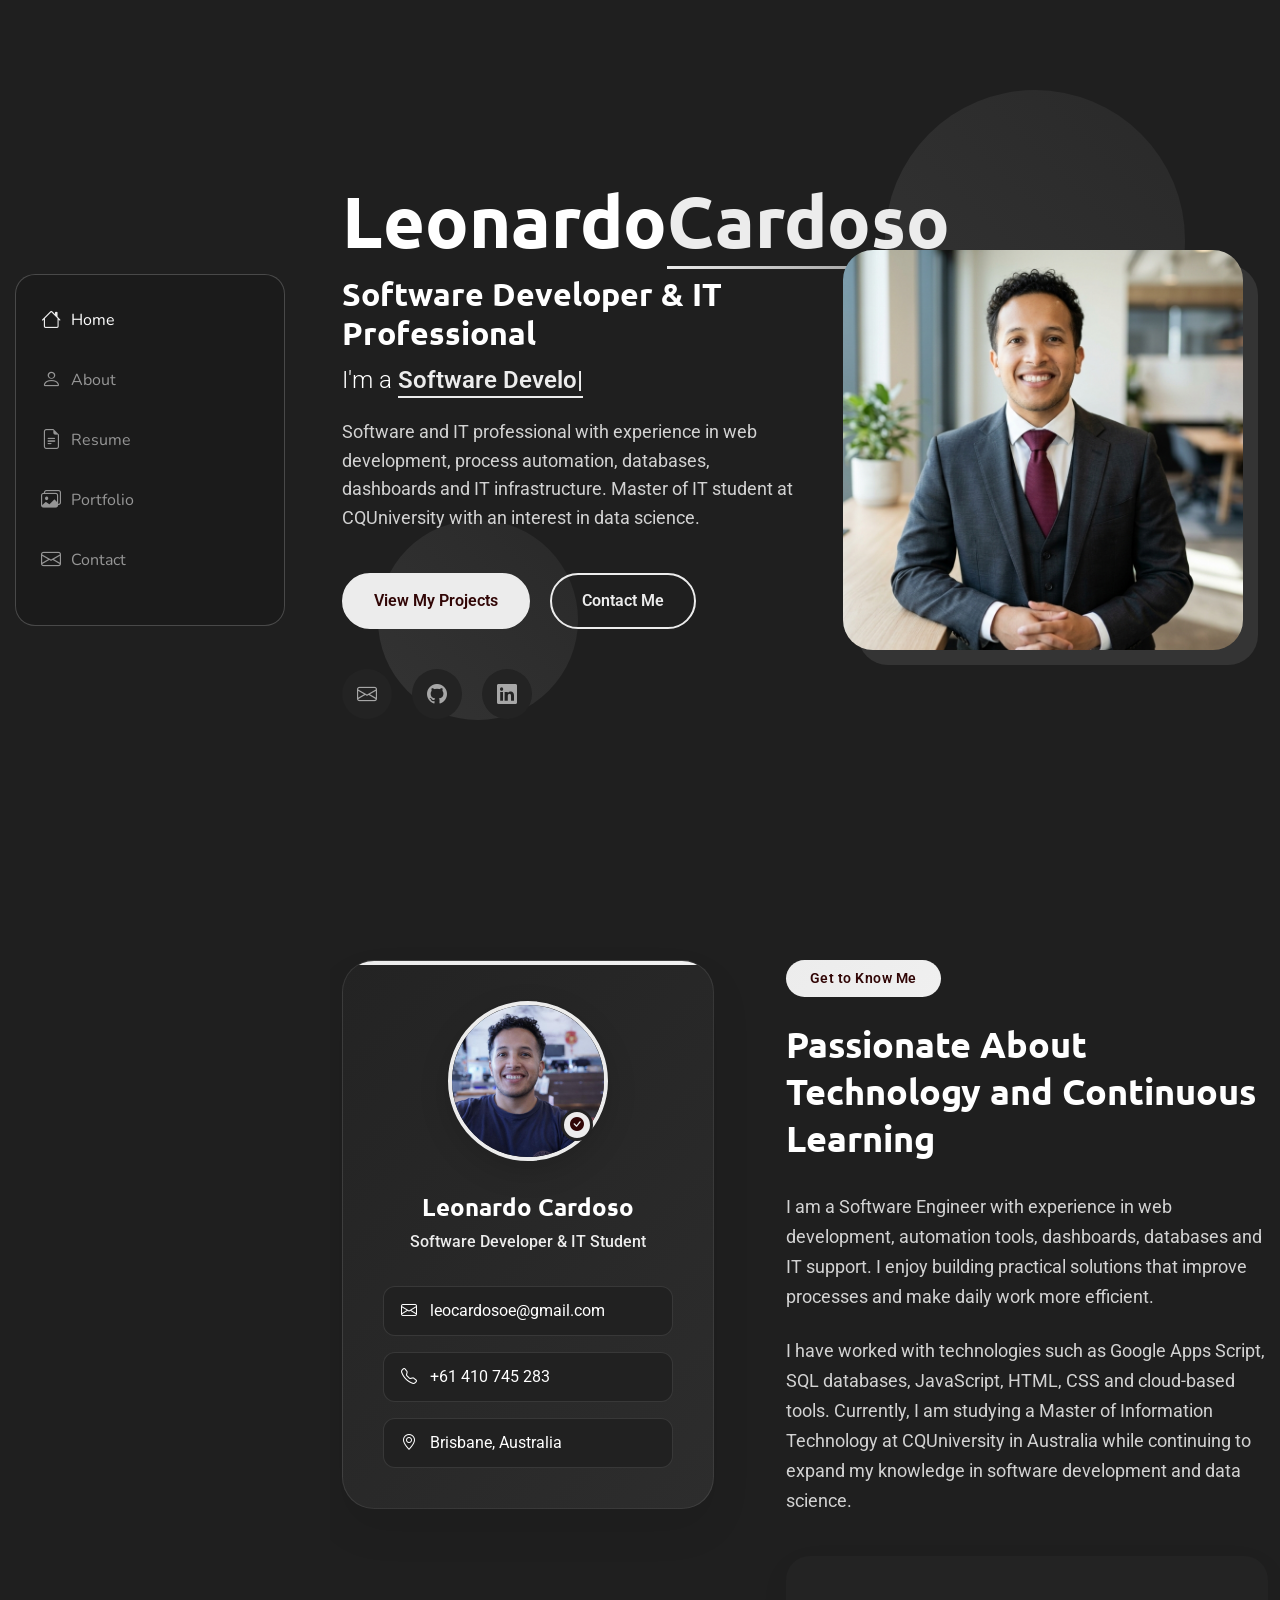
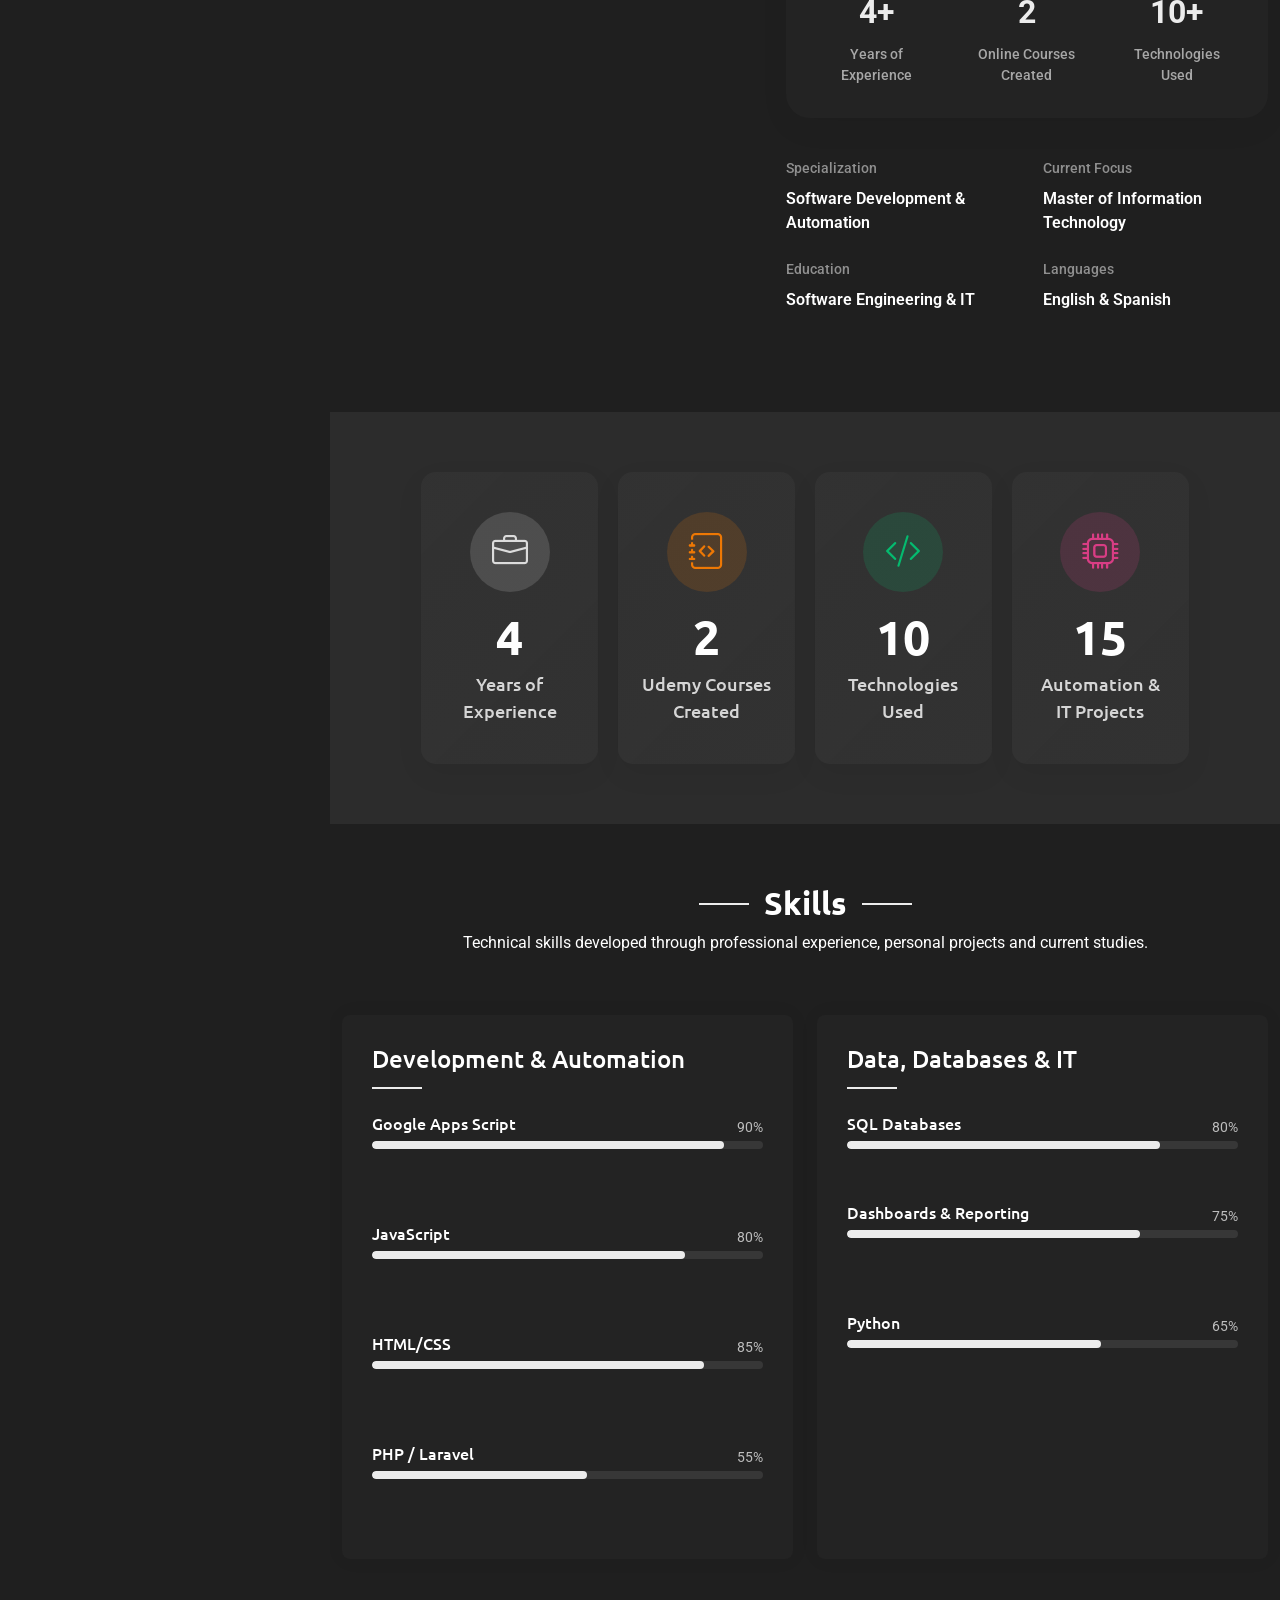
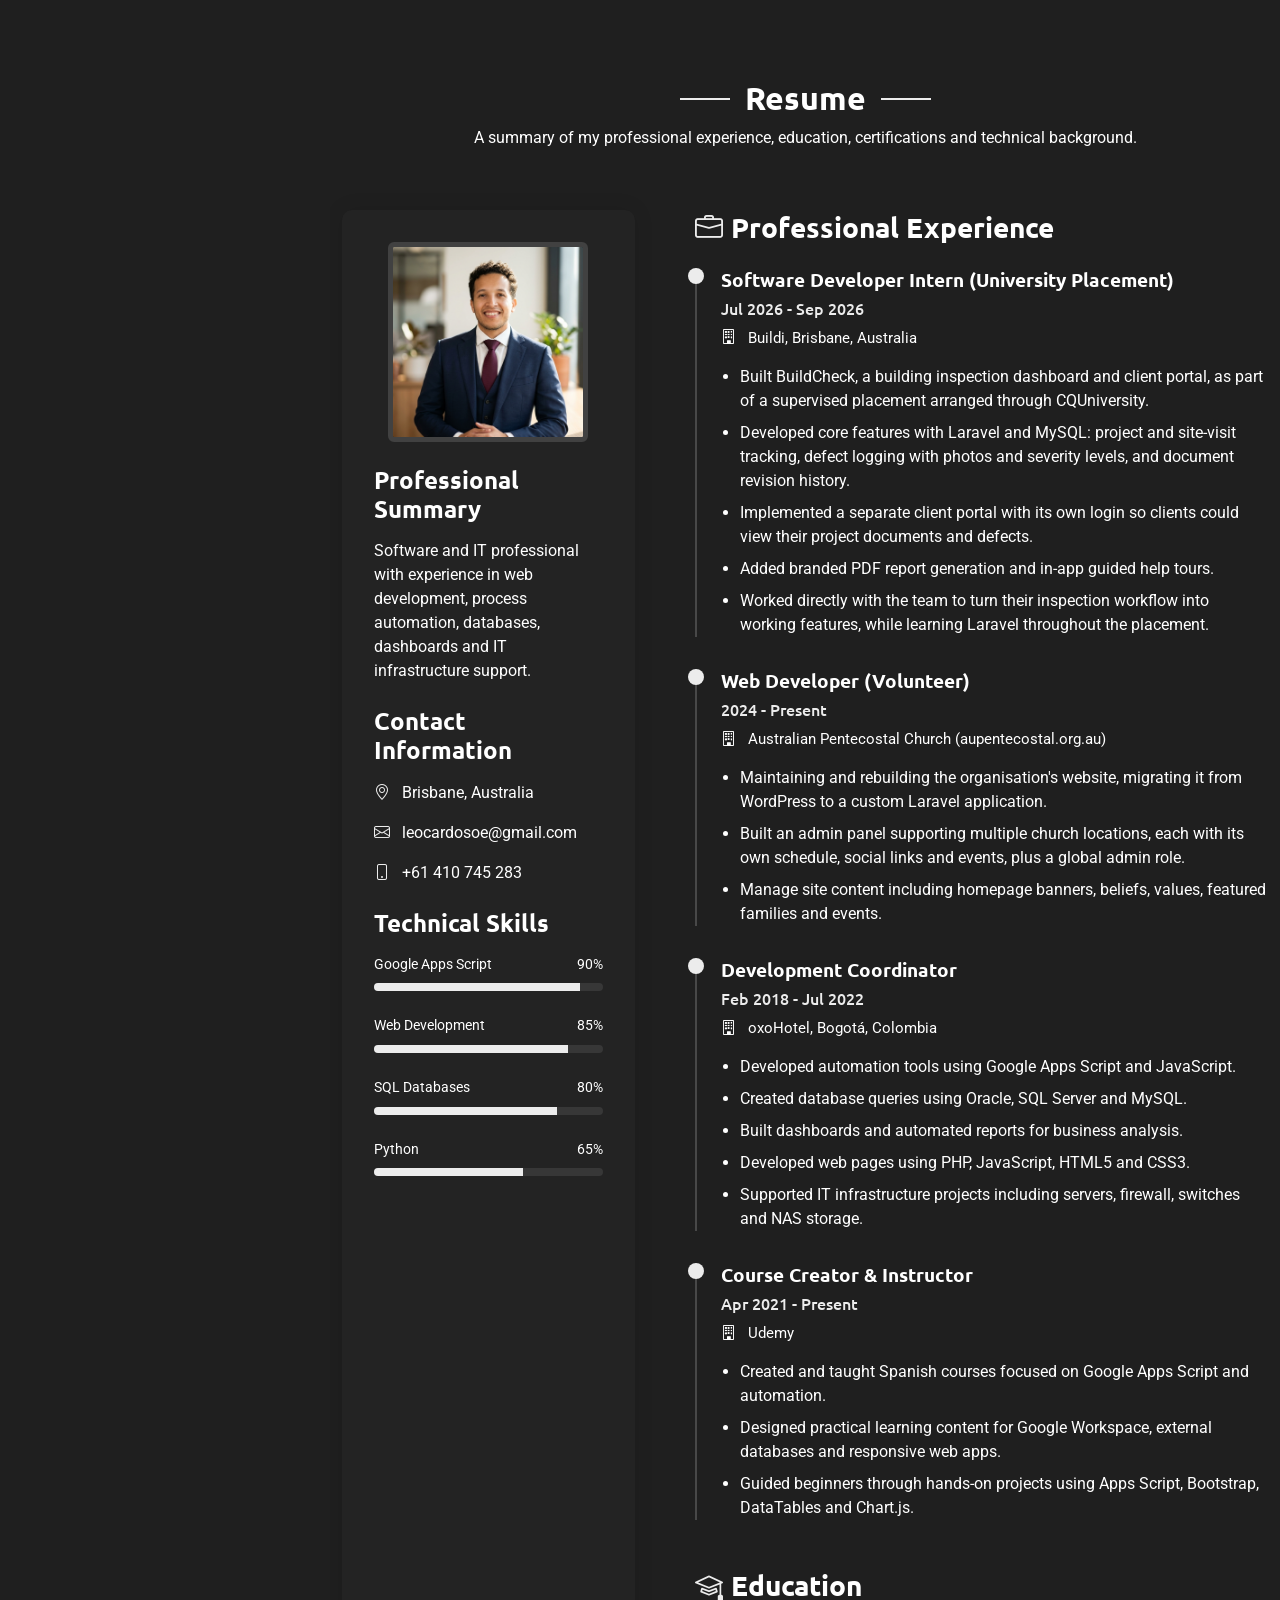
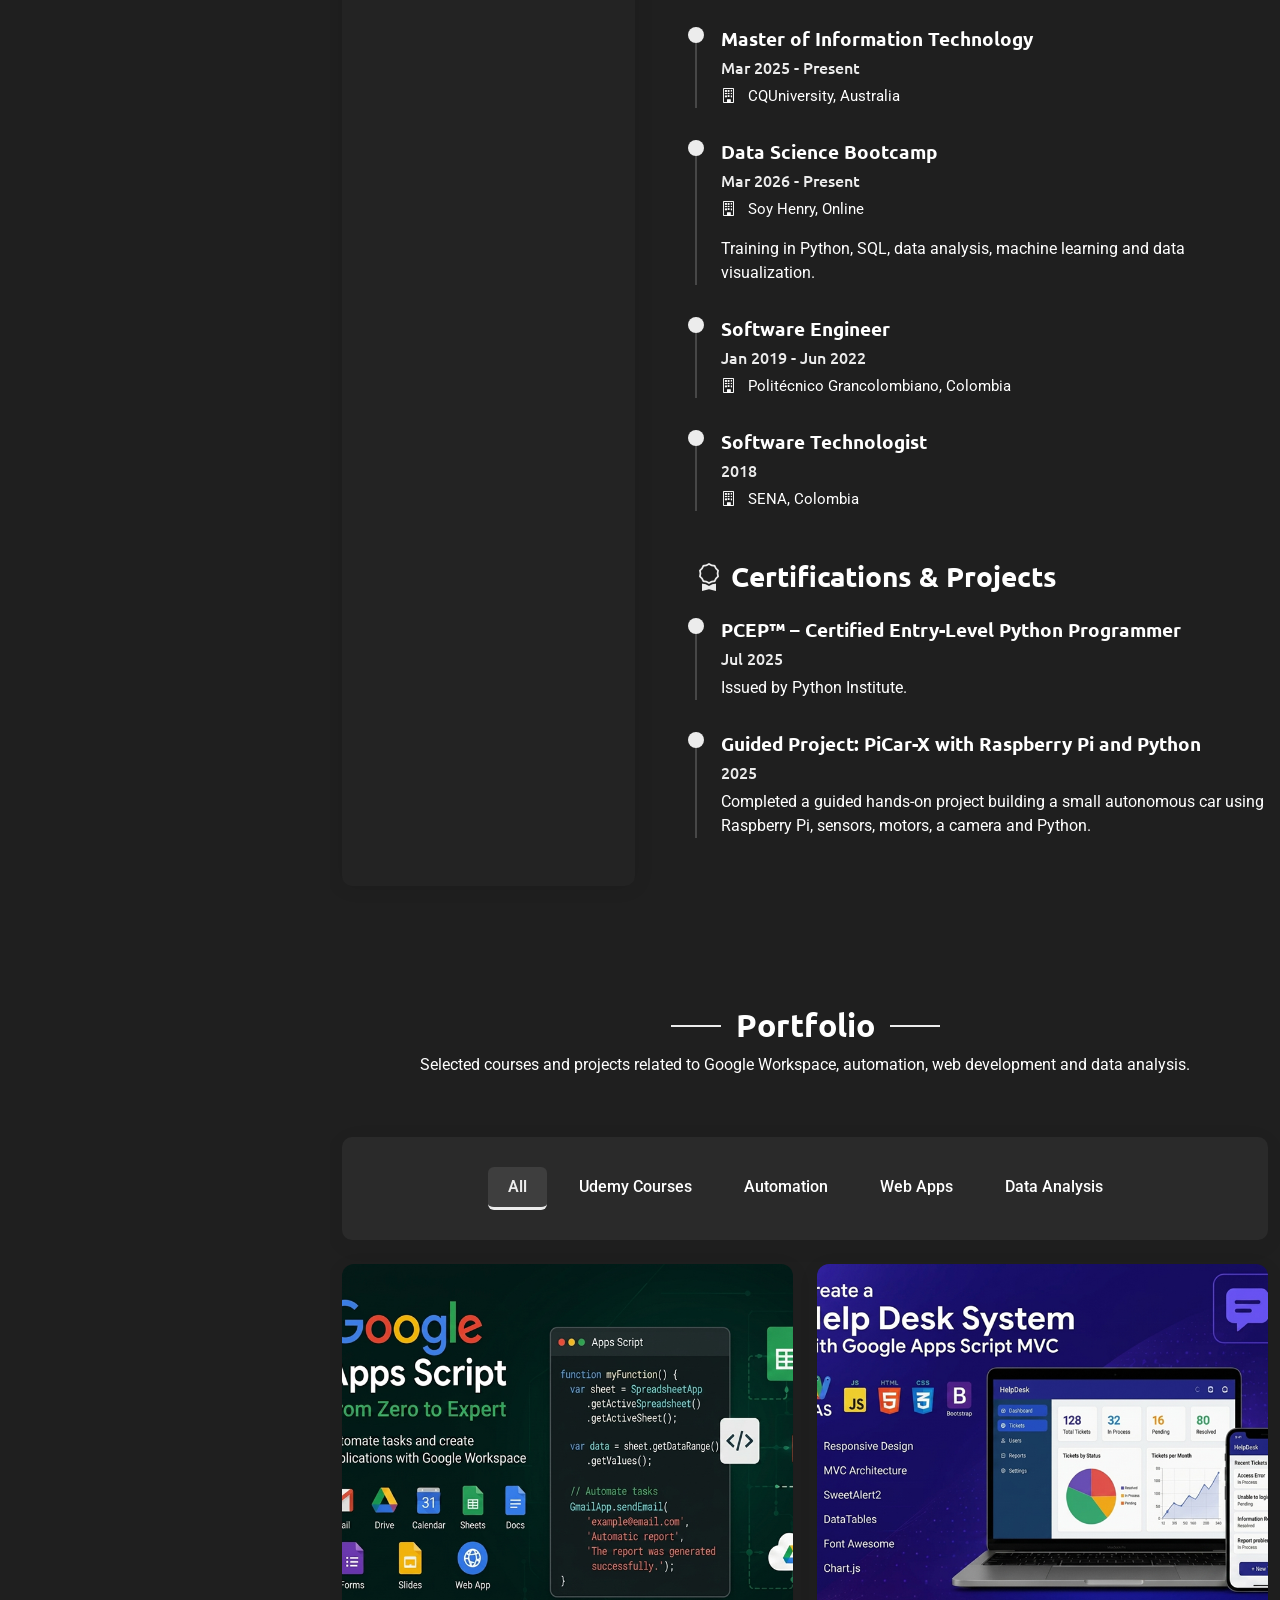
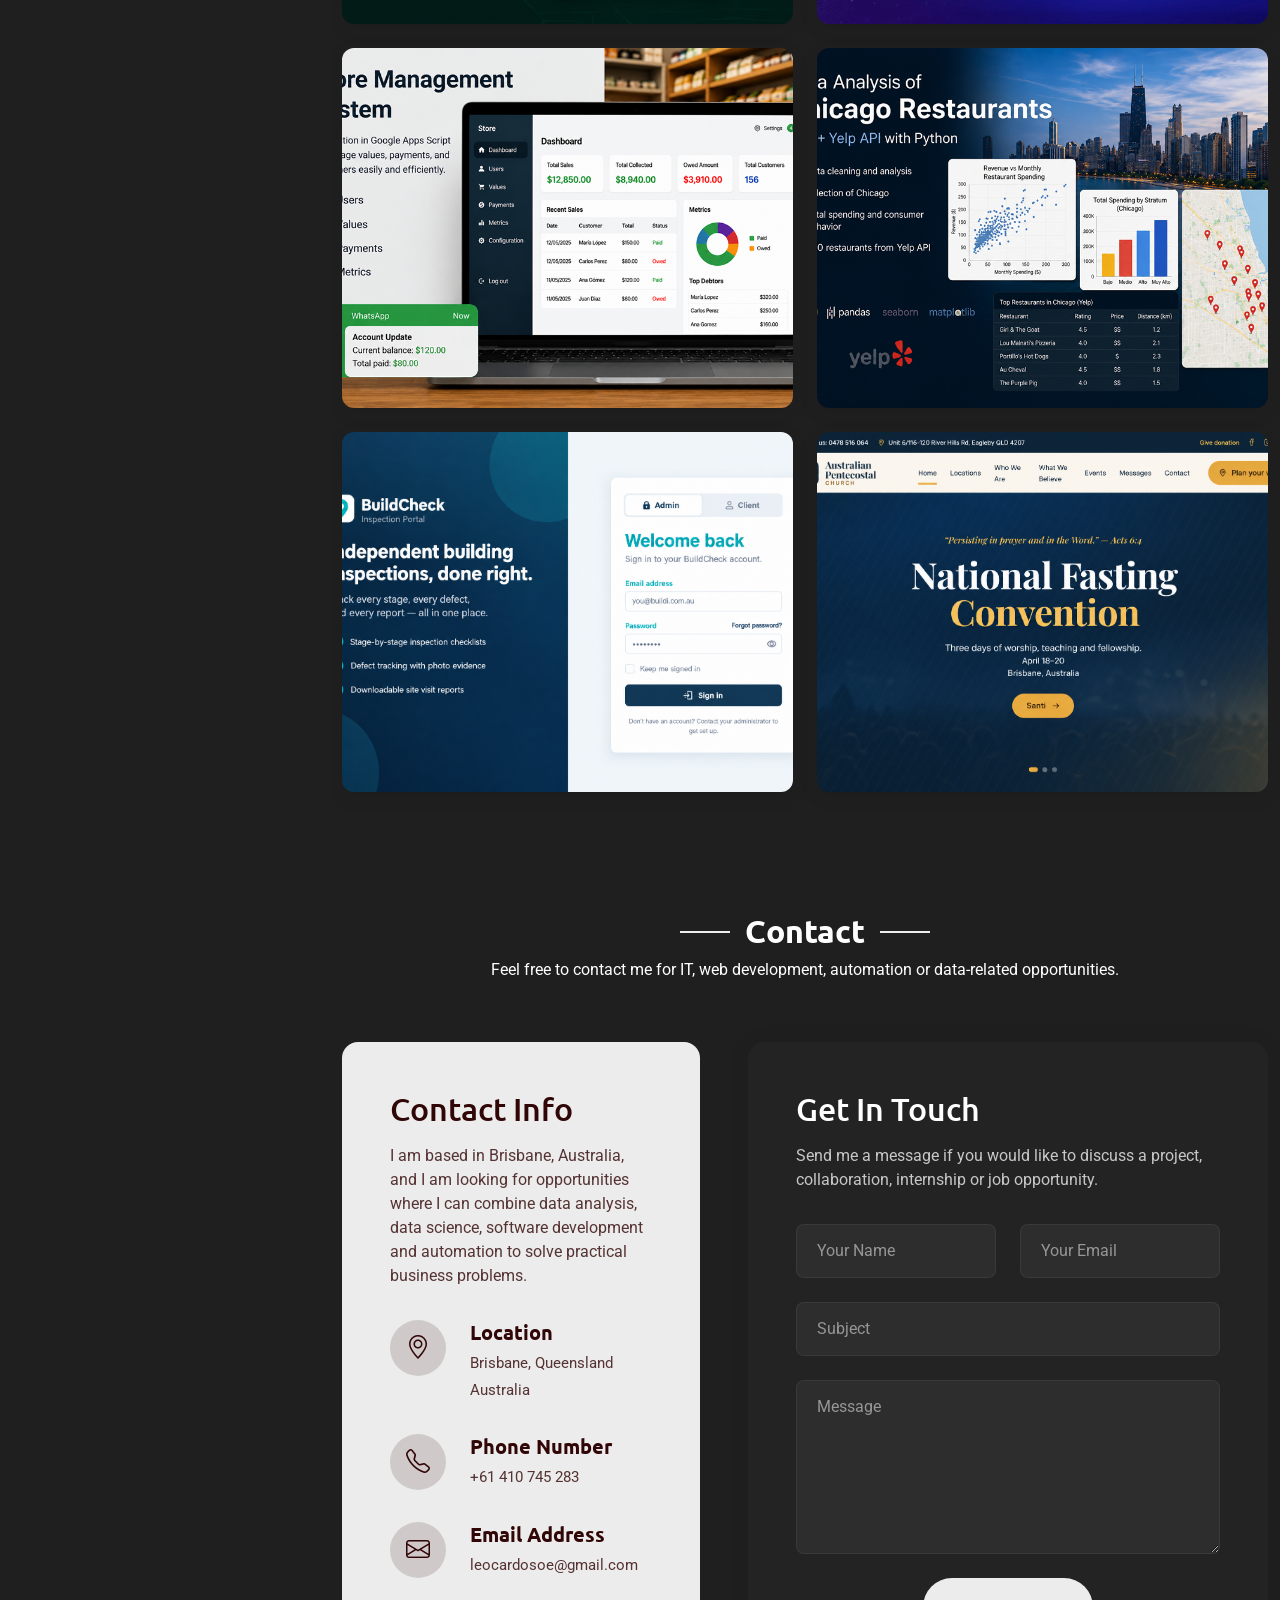
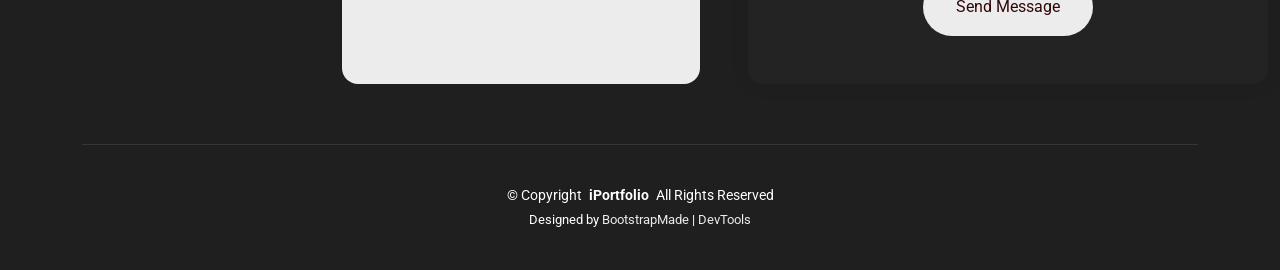
<file: index.html>
<!DOCTYPE html>
<html lang="en">

<head>
  <meta charset="utf-8">
  <meta content="width=device-width, initial-scale=1.0" name="viewport">
  <title>Leonardo Cardoso</title>
  <meta name="description" content="">
  <meta name="keywords" content="">

  <!-- Favicons -->
  <link href="assets/img/web-programming.png" rel="icon">
  <link href="assets/img/apple-touch-icon.png" rel="apple-touch-icon">

  <!-- Fonts -->
  <link href="https://fonts.googleapis.com" rel="preconnect">
  <link href="https://fonts.gstatic.com" rel="preconnect" crossorigin>
  <link href="https://fonts.googleapis.com/css2?family=Roboto:ital,wght@0,100;0,300;0,400;0,500;0,700;0,900;1,100;1,300;1,400;1,500;1,700;1,900&family=Ubuntu:ital,wght@0,300;0,400;0,500;0,700;1,300;1,400;1,500;1,700&family=Nunito:ital,wght@0,200;0,300;0,400;0,500;0,600;0,700;0,800;0,900;1,200;1,300;1,400;1,500;1,600;1,700;1,800;1,900&display=swap" rel="stylesheet">

  <!-- Vendor CSS Files -->
  <link href="assets/vendor/bootstrap/css/bootstrap.min.css" rel="stylesheet">
  <link href="assets/vendor/bootstrap-icons/bootstrap-icons.css" rel="stylesheet">
  <link href="assets/vendor/aos/aos.css" rel="stylesheet">
  <link href="assets/vendor/glightbox/css/glightbox.min.css" rel="stylesheet">
  <link href="assets/vendor/swiper/swiper-bundle.min.css" rel="stylesheet">

  <!-- Main CSS File -->
  <link href="assets/css/main.css" rel="stylesheet">

  <!-- =======================================================
  * Template Name: SnapFolio
  * Template URL: https://bootstrapmade.com/snapfolio-bootstrap-portfolio-template/
  * Updated: Jul 21 2025 with Bootstrap v5.3.7
  * Author: BootstrapMade.com
  * License: https://bootstrapmade.com/license/
  ======================================================== -->
</head>

<body class="index-page">

  <header id="header-placeholder" class="header dark-background d-flex flex-column justify-content-center"></header>  

  <main class="main">
    <div id="hero-placeholder"></div>
    <div id="about-placeholder"></div>
    <div id="stats-placeholder"></div>

    <div id="skills-placeholder"></div>

    <div id="resume-placeholder"></div>
    <div id="portfolio-placeholder"></div>
    <div id="contact-placeholder"></div>  

  </main>

  <div id="footer-placeholder"></div>

  

  <!-- Scroll Top -->
  <a href="#" id="scroll-top" class="scroll-top d-flex align-items-center justify-content-center"><i class="bi bi-arrow-up-short"></i></a>

  <!-- Preloader -->
  <div id="preloader"></div>

  
  <!-- Vendor JS Files -->
  <script src="assets/vendor/bootstrap/js/bootstrap.bundle.min.js"></script>
  <script src="assets/vendor/php-email-form/validate.js"></script>
  <script src="assets/vendor/aos/aos.js"></script>
  <script src="assets/vendor/typed.js/typed.umd.js"></script>
  <script src="assets/vendor/purecounter/purecounter_vanilla.js"></script>
  <script src="assets/vendor/waypoints/noframework.waypoints.js"></script>
  <script src="assets/vendor/isotope-layout/isotope.pkgd.min.js"></script>
  <script src="assets/vendor/imagesloaded/imagesloaded.pkgd.min.js"></script>
  <script src="assets/vendor/glightbox/js/glightbox.min.js"></script>
  <script src="assets/vendor/swiper/swiper-bundle.min.js"></script>

  <!-- Main JS File -->
  <script src="assets/js/load-sections.js"></script>

</body>

</html>
</file>
<file: assets/css/main.css>
/**
* Template Name: SnapFolio
* Template URL: https://bootstrapmade.com/snapfolio-bootstrap-portfolio-template/
* Updated: Jul 21 2025 with Bootstrap v5.3.7
* Author: BootstrapMade.com
* License: https://bootstrapmade.com/license/
*/

/*--------------------------------------------------------------
# Font & Color Variables
# Help: https://bootstrapmade.com/color-system/
--------------------------------------------------------------*/


/* Fonts */
:root {
  --default-font: "Roboto",  system-ui, -apple-system, "Segoe UI", Roboto, "Helvetica Neue", Arial, "Noto Sans", "Liberation Sans", sans-serif, "Apple Color Emoji", "Segoe UI Emoji", "Segoe UI Symbol", "Noto Color Emoji";
  --heading-font: "Ubuntu",  sans-serif;
  --nav-font: "Nunito",  sans-serif;
}

/* Global Colors - The following color variables are used throughout the website. Updating them here will change the color scheme of the entire website */
:root { 
  --background-color: #1f1f1f; /* Background color for the entire website, including individual sections */
  --default-color: #ffffff; /* Default color used for the majority of the text content across the entire website */
  --heading-color: #ffffff; /* Color for headings, subheadings and title throughout the website */
  --accent-color: #ececec; /* Accent color that represents your brand on the website. It's used for buttons, links, and other elements that need to stand out */
  --surface-color: #232323; /* The surface color is used as a background of boxed elements within sections, such as cards, icon boxes, or other elements that require a visual separation from the global background. */
  --contrast-color: #310606; /* Contrast color for text, ensuring readability against backgrounds of accent, heading, or default colors. */
}

/* Nav Menu Colors - The following color variables are used specifically for the navigation menu. They are separate from the global colors to allow for more customization options */
:root {
  --nav-color: rgba(236, 236, 236, 0.59);  /* The default color of the main navmenu links */
  --nav-hover-color: #ffffff; /* Applied to main navmenu links when they are hovered over or active */
  --nav-mobile-background-color: #393939; /* Used as the background color for mobile navigation menu */
  --nav-dropdown-background-color: #393939; /* Used as the background color for dropdown items that appear when hovering over primary navigation items */
  --nav-dropdown-color: #ffffff; /* Used for navigation links of the dropdown items in the navigation menu. */
  --nav-dropdown-hover-color: #ececec; /* Similar to --nav-hover-color, this color is applied to dropdown navigation links when they are hovered over. */
}

/* Color Presets - These classes override global colors when applied to any section or element, providing reuse of the sam color scheme. */

.light-background {
  --background-color: #2c2c2c;
  --surface-color: #323232;
}

.dark-background {
  --background-color: #040b14;
  --default-color: #ffffff;
  --heading-color: #ffffff;
  --surface-color: #151f2b;
  --contrast-color: #ffffff;
}

/* Smooth scroll */
:root {
  scroll-behavior: smooth;
}

/*--------------------------------------------------------------
# General Styling & Shared Classes
--------------------------------------------------------------*/
body {
  color: var(--default-color);
  background-color: var(--background-color);
  font-family: var(--default-font);
}

a {
  color: var(--accent-color);
  text-decoration: none;
  transition: 0.3s;
}

a:hover {
  color: color-mix(in srgb, var(--accent-color), transparent 25%);
  text-decoration: none;
}

h1,
h2,
h3,
h4,
h5,
h6 {
  color: var(--heading-color);
  font-family: var(--heading-font);
}

/* PHP Email Form Messages
------------------------------*/
.php-email-form .error-message {
  display: none;
  background: #df1529;
  color: #ffffff;
  text-align: left;
  padding: 15px;
  margin-bottom: 24px;
  font-weight: 600;
}

.php-email-form .sent-message {
  display: none;
  color: #ffffff;
  background: #059652;
  text-align: center;
  padding: 15px;
  margin-bottom: 24px;
  font-weight: 600;
}

.php-email-form .loading {
  display: none;
  background: var(--surface-color);
  text-align: center;
  padding: 15px;
  margin-bottom: 24px;
}

.php-email-form .loading:before {
  content: "";
  display: inline-block;
  border-radius: 50%;
  width: 24px;
  height: 24px;
  margin: 0 10px -6px 0;
  border: 3px solid var(--accent-color);
  border-top-color: var(--surface-color);
  animation: php-email-form-loading 1s linear infinite;
}

@keyframes php-email-form-loading {
  0% {
    transform: rotate(0deg);
  }

  100% {
    transform: rotate(360deg);
  }
}

/*--------------------------------------------------------------
# Global Header
--------------------------------------------------------------*/
.header {
  --background-color: #1b1b1b;
  --contrast-color: #444444;
  color: var(--default-color);
  position: fixed;
  top: 0;
  left: 0;
  bottom: 0;
  padding: 0 15px;
  width: 300px;
  transition: all ease-in-out 0.3s;
  overflow-y: auto;
  z-index: 997;
}

.header .header-container {
  border-radius: 20px;
  padding: 15px;
  background-color: var(--background-color);
  border: 1px solid color-mix(in srgb, var(--default-color), transparent 80%);
}

.header .social-links {
  margin: 0 0 10px 0;
}

.header .social-links a {
  font-size: 16px;
  display: inline-flex;
  align-items: center;
  justify-content: center;
  background: color-mix(in srgb, var(--default-color), transparent 90%);
  color: var(--default-color);
  margin: 0 2px;
  border-radius: 50%;
  text-align: center;
  width: 40px;
  height: 40px;
  transition: 0.3s;
}

.header .social-links a:hover {
  color: var(--contrast-color);
  background: var(--accent-color);
}

@media (min-width: 1200px) {

  .header~main,
  .header~#footer {
    margin-left: 330px;
  }
}

@media (max-width: 1199px) {
  .header {
    left: -100%;
  }
}

.header.header-show {
  left: 0;
}

.header .header-toggle {
  color: var(--contrast-color);
  background-color: var(--accent-color);
  font-size: 22px;
  display: flex;
  align-items: center;
  justify-content: center;
  width: 40px;
  height: 40px;
  border-radius: 50%;
  cursor: pointer;
  position: fixed;
  top: 15px;
  right: 15px;
  z-index: 9999;
  transition: background-color 0.3s;
}

.header .header-toggle:hover {
  color: var(--contrast-color);
  background-color: color-mix(in srgb, var(--accent-color) 90%, white 15%);
}

/*--------------------------------------------------------------
# Navigation Menu
--------------------------------------------------------------*/
.mobile-nav-toggle {
  display: none;
}

.navmenu {
  padding: 0;
  z-index: 9997;
  width: 100%;
}

.navmenu ul {
  list-style: none;
  padding: 0 0 20px 0;
  margin: 0;
}

.navmenu a,
.navmenu a:focus {
  color: var(--nav-color);
  padding: 15px 10px;
  font-family: var(--nav-font);
  font-size: 16px;
  font-weight: 400;
  display: flex;
  align-items: center;
  white-space: nowrap;
  transition: 0.3s;
  width: 100%;
}

.navmenu a .navicon,
.navmenu a:focus .navicon {
  font-size: 20px;
  margin-right: 10px;
}

.navmenu a .toggle-dropdown,
.navmenu a:focus .toggle-dropdown {
  font-size: 12px;
  line-height: 0;
  margin-left: auto;
  width: 30px;
  height: 30px;
  display: flex;
  align-items: center;
  justify-content: center;
  border-radius: 50%;
  transition: 0.3s;
  flex-shrink: 0;
  background-color: color-mix(in srgb, var(--accent-color), transparent 90%);
}

.navmenu a .toggle-dropdown:hover,
.navmenu a:focus .toggle-dropdown:hover {
  background-color: var(--accent-color);
  color: var(--contrast-color);
}

.navmenu a:hover,
.navmenu .active,
.navmenu .active:focus {
  color: var(--nav-hover-color);
}

.navmenu a:hover .navicon,
.navmenu .active .navicon,
.navmenu .active:focus .navicon {
  color: var(--accent-color);
}

.navmenu .active .toggle-dropdown,
.navmenu .active:focus .toggle-dropdown {
  background-color: var(--accent-color);
  color: var(--contrast-color);
  transform: rotate(180deg);
}

.navmenu .dropdown {
  display: block;
}

.navmenu .dropdown a,
.navmenu .dropdown a:focus {
  color: --nav-dropdown-color;
}

.navmenu .dropdown a:hover,
.navmenu .dropdown .active,
.navmenu .dropdown .active:focus {
  color: var(--nav-dropdown-hover-color);
}

.navmenu .dropdown ul {
  position: static;
  display: none;
  z-index: 99;
  padding: 5px 10px;
  margin: 5px 10px;
  background-color: var(--nav-dropdown-background-color);
  border: 1px solid color-mix(in srgb, var(--default-color), transparent 90%);
  box-shadow: none;
  transition: all 0.5s ease-in-out;
}

.navmenu .dropdown ul ul {
  background-color: rgba(33, 37, 41, 0.1);
}

.navmenu .dropdown>.dropdown-active {
  display: block;
  background-color: rgba(33, 37, 41, 0.03);
}

/*--------------------------------------------------------------
# Global Footer
--------------------------------------------------------------*/
.footer {
  color: var(--default-color);
  background-color: var(--background-color);
  font-size: 14px;
  padding: 0 0 40px 0;
  position: relative;
}

.footer .copyright {
  padding-top: 40px;
  border-top: 1px solid color-mix(in srgb, var(--default-color), transparent 90%);
}

.footer .copyright p {
  margin-bottom: 0;
}

.footer .credits {
  margin-top: 4px;
  font-size: 13px;
  text-align: center;
}

/*--------------------------------------------------------------
# Preloader
--------------------------------------------------------------*/
#preloader {
  position: fixed;
  inset: 0;
  z-index: 999999;
  overflow: hidden;
  background: var(--background-color);
  transition: all 0.6s ease-out;
}

#preloader:before {
  content: "";
  position: fixed;
  top: calc(50% - 30px);
  left: calc(50% - 30px);
  border: 6px solid #ffffff;
  border-color: var(--accent-color) transparent var(--accent-color) transparent;
  border-radius: 50%;
  width: 60px;
  height: 60px;
  animation: animate-preloader 1.5s linear infinite;
}

@keyframes animate-preloader {
  0% {
    transform: rotate(0deg);
  }

  100% {
    transform: rotate(360deg);
  }
}

/*--------------------------------------------------------------
# Scroll Top Button
--------------------------------------------------------------*/
.scroll-top {
  position: fixed;
  visibility: hidden;
  opacity: 0;
  right: 15px;
  bottom: -15px;
  z-index: 99999;
  background-color: var(--accent-color);
  width: 44px;
  height: 44px;
  border-radius: 50px;
  transition: all 0.4s;
}

.scroll-top i {
  font-size: 24px;
  color: var(--contrast-color);
  line-height: 0;
}

.scroll-top:hover {
  background-color: color-mix(in srgb, var(--accent-color), transparent 20%);
  color: var(--contrast-color);
}

.scroll-top.active {
  visibility: visible;
  opacity: 1;
  bottom: 15px;
}

/*--------------------------------------------------------------
# Disable aos animation delay on mobile devices
--------------------------------------------------------------*/
@media screen and (max-width: 768px) {
  [data-aos-delay] {
    transition-delay: 0 !important;
  }
}

/*--------------------------------------------------------------
# Global Page Titles & Breadcrumbs
--------------------------------------------------------------*/
.page-title {
  color: var(--default-color);
  padding: 25px 0 0 0;
  position: relative;
}

.page-title .container {
  border-bottom: 1px solid color-mix(in srgb, var(--default-color), transparent 90%);
  padding-bottom: 25px;
}

.page-title h1 {
  font-size: 24px;
  font-weight: 700;
}

.page-title .breadcrumbs ol {
  display: flex;
  flex-wrap: wrap;
  list-style: none;
  padding: 0;
  margin: 0;
  font-size: 14px;
  font-weight: 400;
}

.page-title .breadcrumbs ol li+li {
  padding-left: 10px;
}

.page-title .breadcrumbs ol li+li::before {
  content: "/";
  display: inline-block;
  padding-right: 10px;
  color: color-mix(in srgb, var(--default-color), transparent 70%);
}

/*--------------------------------------------------------------
# Global Sections
--------------------------------------------------------------*/
section,
.section {
  color: var(--default-color);
  background-color: var(--background-color);
  padding: 60px 0;
  overflow: clip;
}

/*--------------------------------------------------------------
# Global Section Titles
--------------------------------------------------------------*/
.section-title {
  text-align: center;
  padding-bottom: 60px;
  position: relative;
}

.section-title h2 {
  font-size: 32px;
  font-weight: 700;
  position: relative;
}

.section-title h2:before,
.section-title h2:after {
  content: "";
  width: 50px;
  height: 2px;
  background: var(--accent-color);
  display: inline-block;
}

.section-title h2:before {
  margin: 0 15px 10px 0;
}

.section-title h2:after {
  margin: 0 0 10px 15px;
}

.section-title p {
  margin-bottom: 0;
}

/*--------------------------------------------------------------
# Hero Section
--------------------------------------------------------------*/
.hero {
  min-height: 100vh;
  position: relative;
  overflow: hidden;
  display: flex;
  align-items: center;
}

.hero .background-elements {
  position: absolute;
  top: 0;
  left: 0;
  width: 100%;
  height: 100%;
  z-index: 1;
  overflow: hidden;
}

.hero .background-elements .bg-circle {
  position: absolute;
  border-radius: 50%;
  background: linear-gradient(45deg, color-mix(in srgb, var(--accent-color), transparent 90%), color-mix(in srgb, var(--accent-color), transparent 95%));
  animation: float 6s ease-in-out infinite;
}

.hero .background-elements .bg-circle.circle-1 {
  width: 300px;
  height: 300px;
  top: 10%;
  right: 10%;
  animation-delay: 0s;
}

.hero .background-elements .bg-circle.circle-2 {
  width: 200px;
  height: 200px;
  bottom: 20%;
  left: 5%;
  animation-delay: 2s;
}

.hero .hero-content {
  position: relative;
  width: 100%;
  z-index: 2;
}

.hero .container {
  position: relative;
  z-index: 3;
}

.hero .hero-text h1 {
  font-size: 72px;
  font-weight: 800;
  line-height: 1.1;
  margin-bottom: 15px;
  color: var(--heading-color);
}

.hero .hero-text h1 .accent-text {
  color: var(--accent-color);
  position: relative;
}

.hero .hero-text h1 .accent-text::after {
  content: "";
  position: absolute;
  bottom: -5px;
  left: 0;
  width: 100%;
  height: 3px;
  background: linear-gradient(90deg, var(--accent-color), color-mix(in srgb, var(--accent-color), transparent 50%));
}

.hero .hero-text h2 {
  font-size: 32px;
  font-weight: 600;
  color: var(--heading-color);
  margin-bottom: 10px;
}

.hero .hero-text .lead {
  font-size: 24px;
  margin-bottom: 20px;
  color: var(--default-color);
}

.hero .hero-text .lead span {
  color: var(--accent-color);
  font-weight: 600;
  border-bottom: 2px solid var(--accent-color);
  padding-bottom: 2px;
}

.hero .hero-text .description {
  font-size: 18px;
  line-height: 1.6;
  color: color-mix(in srgb, var(--default-color), transparent 20%);
  margin-bottom: 40px;
  max-width: 500px;
}

.hero .hero-actions {
  display: flex;
  gap: 20px;
  margin-bottom: 40px;
  flex-wrap: wrap;
}

.hero .hero-actions .btn {
  padding: 14px 30px;
  font-size: 16px;
  font-weight: 600;
  border-radius: 50px;
  text-decoration: none;
  transition: all 0.3s ease;
  border: 2px solid;
}

.hero .hero-actions .btn.btn-primary {
  background-color: var(--accent-color);
  color: var(--contrast-color);
  border-color: var(--accent-color);
}

.hero .hero-actions .btn.btn-primary:hover {
  background-color: color-mix(in srgb, var(--accent-color), black 10%);
  transform: translateY(-2px);
  box-shadow: 0 8px 25px color-mix(in srgb, var(--accent-color), transparent 70%);
}

.hero .hero-actions .btn.btn-outline {
  background-color: transparent;
  color: var(--accent-color);
  border-color: var(--accent-color);
}

.hero .hero-actions .btn.btn-outline:hover {
  background-color: var(--accent-color);
  color: var(--contrast-color);
  transform: translateY(-2px);
}

.hero .social-links {
  display: flex;
  gap: 20px;
}

.hero .social-links a {
  width: 50px;
  height: 50px;
  display: flex;
  align-items: center;
  justify-content: center;
  background-color: var(--surface-color);
  color: color-mix(in srgb, var(--default-color), transparent 40%);
  border-radius: 50%;
  font-size: 20px;
  transition: all 0.3s ease;
}

.hero .social-links a:hover {
  color: var(--contrast-color);
  background-color: var(--accent-color);
  transform: translateY(-3px);
  box-shadow: 0 8px 25px color-mix(in srgb, var(--accent-color), transparent 70%);
}

.hero .hero-visual {
  display: flex;
  justify-content: center;
  align-items: center;
  height: 100%;
}

.hero .hero-visual .profile-container {
  position: relative;
  width: 400px;
  height: 400px;
}

.hero .hero-visual .profile-container .profile-background {
  position: absolute;
  top: 15px;
  left: 15px;
  width: 100%;
  height: 100%;
  background: color-mix(in srgb, var(--accent-color), transparent 90%);
  border-radius: 30px;
  z-index: 1;
}

.hero .hero-visual .profile-container .profile-image {
  position: relative;
  width: 100%;
  height: 100%;
  object-fit: cover;
  border-radius: 30px;
  z-index: 2;
}

@keyframes float {

  0%,
  100% {
    transform: translateY(0px);
  }

  50% {
    transform: translateY(-20px);
  }
}

@keyframes floatIcon {

  0%,
  100% {
    transform: translateY(0px) rotate(0deg);
  }

  50% {
    transform: translateY(-10px) rotate(5deg);
  }
}

@media (max-width: 992px) {
  .hero .hero-text {
    text-align: center;
    margin-bottom: 50px;
  }

  .hero .hero-text h1 {
    font-size: 56px;
  }

  .hero .hero-text h2 {
    font-size: 28px;
  }

  .hero .hero-text .lead {
    font-size: 20px;
  }

  .hero .hero-visual .profile-container {
    width: 350px;
    height: 350px;
  }
}

@media (max-width: 768px) {
  .hero .hero-text h1 {
    font-size: 42px;
  }

  .hero .hero-text h2 {
    font-size: 24px;
  }

  .hero .hero-text .lead {
    font-size: 18px;
  }

  .hero .hero-text .description {
    font-size: 16px;
  }

  .hero .hero-actions {
    justify-content: center;
  }

  .hero .hero-actions .btn {
    padding: 12px 25px;
    font-size: 14px;
  }

  .hero .hero-visual .profile-container {
    width: 300px;
    height: 300px;
  }

  .hero .background-elements .bg-circle.circle-1 {
    width: 200px;
    height: 200px;
  }

  .hero .background-elements .bg-circle.circle-2 {
    width: 150px;
    height: 150px;
  }

  .hero .background-elements .bg-circle.circle-3 {
    width: 100px;
    height: 100px;
  }
}

/*--------------------------------------------------------------
# About Section
--------------------------------------------------------------*/
.about .profile-card {
  background: linear-gradient(135deg, var(--surface-color) 0%, color-mix(in srgb, var(--surface-color), var(--accent-color) 5%) 100%);
  border-radius: 2rem;
  padding: 2.5rem;
  text-align: center;
  box-shadow: 0 20px 40px rgba(0, 0, 0, 0.08);
  border: 1px solid color-mix(in srgb, var(--accent-color), transparent 90%);
  position: relative;
  overflow: hidden;
}

.about .profile-card::before {
  content: "";
  position: absolute;
  top: 0;
  left: 0;
  right: 0;
  height: 4px;
  background: linear-gradient(90deg, var(--accent-color), color-mix(in srgb, var(--accent-color), var(--heading-color) 30%));
}

@media (max-width: 991px) {
  .about .profile-card {
    margin-bottom: 3rem;
  }
}

.about .profile-header {
  position: relative;
  margin-bottom: 2rem;
}

.about .profile-header .profile-image {
  width: 160px;
  height: 160px;
  margin: 0 auto 1.5rem;
  border-radius: 50%;
  overflow: hidden;
  border: 4px solid var(--accent-color);
  box-shadow: 0 10px 30px rgba(0, 0, 0, 0.15);
}

.about .profile-header .profile-image img {
  width: 100%;
  height: 100%;
  object-fit: cover;
}

.about .profile-header .profile-badge {
  position: absolute;
  bottom: 20px;
  right: calc(50% - 65px);
  width: 32px;
  height: 32px;
  background-color: var(--accent-color);
  border-radius: 50%;
  display: flex;
  align-items: center;
  justify-content: center;
  border: 3px solid var(--surface-color);
}

.about .profile-header .profile-badge i {
  color: var(--contrast-color);
  font-size: 14px;
}

.about .profile-content h3 {
  font-size: 1.5rem;
  font-weight: 700;
  margin-bottom: 0.5rem;
  color: var(--heading-color);
}

.about .profile-content .profession {
  color: var(--accent-color);
  font-weight: 500;
  margin-bottom: 2rem;
}

.about .contact-links {
  display: flex;
  flex-direction: column;
  gap: 1rem;
}

.about .contact-links .contact-item {
  display: flex;
  align-items: center;
  gap: 0.75rem;
  padding: 0.75rem 1rem;
  background-color: color-mix(in srgb, var(--surface-color), var(--background-color) 50%);
  border-radius: 0.75rem;
  text-decoration: none;
  color: var(--default-color);
  transition: all 0.3s;
  border: 1px solid color-mix(in srgb, var(--default-color), transparent 90%);
}

.about .contact-links .contact-item:hover {
  background-color: var(--accent-color);
  color: var(--contrast-color);
  transform: translateY(-2px);
  box-shadow: 0 5px 20px color-mix(in srgb, var(--accent-color), transparent 70%);
}

.about .contact-links .contact-item i {
  font-size: 1rem;
  width: 18px;
}

.about .about-content {
  padding-left: 3rem;
}

@media (max-width: 991px) {
  .about .about-content {
    padding-left: 0;
  }
}

.about .about-content .section-header {
  margin-bottom: 2rem;
}

.about .about-content .section-header .badge-text {
  display: inline-block;
  background: linear-gradient(135deg, var(--accent-color), color-mix(in srgb, var(--accent-color), var(--heading-color) 20%));
  color: var(--contrast-color);
  padding: 0.5rem 1.5rem;
  border-radius: 2rem;
  font-size: 0.875rem;
  font-weight: 600;
  letter-spacing: 0.5px;
  margin-bottom: 1.5rem;
}

.about .about-content .section-header h2 {
  font-size: 2.25rem;
  font-weight: 700;
  line-height: 1.3;
  margin: 0;
}

@media (max-width: 768px) {
  .about .about-content .section-header h2 {
    font-size: 1.875rem;
  }
}

.about .about-content .description {
  margin-bottom: 2.5rem;
}

.about .about-content .description p {
  font-size: 1.1rem;
  line-height: 1.7;
  color: color-mix(in srgb, var(--default-color), transparent 20%);
  margin-bottom: 1.5rem;
}

.about .about-content .description p:last-child {
  margin-bottom: 0;
}

.about .stats-grid {
  display: grid;
  grid-template-columns: repeat(3, 1fr);
  gap: 2rem;
  margin-bottom: 2.5rem;
  padding: 2rem;
  background-color: var(--surface-color);
  border-radius: 1.5rem;
  box-shadow: 0 10px 30px rgba(0, 0, 0, 0.05);
}

@media (max-width: 768px) {
  .about .stats-grid {
    grid-template-columns: 1fr;
    gap: 1.5rem;
    text-align: center;
  }
}

.about .stats-grid .stat-item {
  text-align: center;
}

.about .stats-grid .stat-item .stat-number {
  font-size: 2rem;
  font-weight: 700;
  color: var(--accent-color);
  display: block;
  margin-bottom: 0.5rem;
}

.about .stats-grid .stat-item .stat-label {
  font-size: 0.875rem;
  color: color-mix(in srgb, var(--default-color), transparent 40%);
  font-weight: 500;
}

.about .details-grid {
  margin-bottom: 2.5rem;
}

.about .details-grid .detail-row {
  display: grid;
  grid-template-columns: 1fr 1fr;
  gap: 2rem;
  margin-bottom: 1.5rem;
}

@media (max-width: 768px) {
  .about .details-grid .detail-row {
    grid-template-columns: 1fr;
    gap: 1rem;
  }
}

.about .details-grid .detail-row:last-child {
  margin-bottom: 0;
}

.about .details-grid .detail-item .detail-label {
  display: block;
  font-size: 0.875rem;
  color: color-mix(in srgb, var(--default-color), transparent 50%);
  margin-bottom: 0.5rem;
  font-weight: 500;
}

.about .details-grid .detail-item .detail-value {
  display: block;
  font-weight: 600;
  color: var(--heading-color);
  font-size: 1rem;
}

.about .cta-section {
  display: flex;
  gap: 1rem;
  flex-wrap: wrap;
}

.about .cta-section .btn {
  padding: 0.875rem 2rem;
  border-radius: 0.75rem;
  font-weight: 600;
  text-decoration: none;
  transition: all 0.3s;
  display: inline-flex;
  align-items: center;
  gap: 0.5rem;
  border: 2px solid transparent;
}

.about .cta-section .btn.btn-primary {
  background-color: var(--accent-color);
  color: var(--contrast-color);
}

.about .cta-section .btn.btn-primary:hover {
  background-color: color-mix(in srgb, var(--accent-color), black 15%);
  transform: translateY(-2px);
  box-shadow: 0 10px 30px color-mix(in srgb, var(--accent-color), transparent 60%);
}

.about .cta-section .btn.btn-outline {
  background-color: transparent;
  color: var(--default-color);
  border-color: color-mix(in srgb, var(--default-color), transparent 70%);
}

.about .cta-section .btn.btn-outline:hover {
  border-color: var(--accent-color);
  transform: translateY(-2px);
}

/*--------------------------------------------------------------
# Stats Section
--------------------------------------------------------------*/
.stats .stats-wrapper {
  display: grid;
  grid-template-columns: repeat(4, 1fr);
  gap: 20px;
}

@media (max-width: 992px) {
  .stats .stats-wrapper {
    grid-template-columns: repeat(2, 1fr);
  }
}

@media (max-width: 576px) {
  .stats .stats-wrapper {
    grid-template-columns: 1fr;
  }
}

.stats .stats-item {
  background: linear-gradient(135deg, color-mix(in srgb, var(--surface-color), transparent 5%), var(--surface-color));
  border-radius: 15px;
  padding: 40px 20px;
  text-align: center;
  position: relative;
  transition: transform 0.3s ease, box-shadow 0.3s ease;
  box-shadow: 0 10px 30px rgba(0, 0, 0, 0.05);
  overflow: hidden;
}

.stats .stats-item:hover {
  transform: translateY(-10px);
  box-shadow: 0 15px 35px rgba(0, 0, 0, 0.1);
}

.stats .stats-item:hover .icon-wrapper {
  transform: scale(1.1);
}

.stats .stats-item:nth-child(1) .icon-wrapper {
  background-color: color-mix(in srgb, var(--accent-color), transparent 85%);
}

.stats .stats-item:nth-child(1) .icon-wrapper i {
  color: color-mix(in srgb, var(--accent-color), transparent 10%);
}

.stats .stats-item:nth-child(2) .icon-wrapper {
  background-color: color-mix(in srgb, #ff7e00, transparent 85%);
}

.stats .stats-item:nth-child(2) .icon-wrapper i {
  color: color-mix(in srgb, #ff7e00, transparent 10%);
}

.stats .stats-item:nth-child(3) .icon-wrapper {
  background-color: color-mix(in srgb, #00c875, transparent 85%);
}

.stats .stats-item:nth-child(3) .icon-wrapper i {
  color: color-mix(in srgb, #00c875, transparent 10%);
}

.stats .stats-item:nth-child(4) .icon-wrapper {
  background-color: color-mix(in srgb, #e83e8c, transparent 85%);
}

.stats .stats-item:nth-child(4) .icon-wrapper i {
  color: color-mix(in srgb, #e83e8c, transparent 10%);
}

.stats .stats-item .icon-wrapper {
  width: 80px;
  height: 80px;
  border-radius: 50%;
  display: flex;
  align-items: center;
  justify-content: center;
  margin: 0 auto 20px;
  transition: transform 0.3s ease;
}

.stats .stats-item .icon-wrapper i {
  font-size: 36px;
}

.stats .stats-item span {
  display: block;
  font-size: 48px;
  font-weight: 700;
  color: var(--heading-color);
  margin-bottom: 10px;
  line-height: 1;
  font-family: var(--heading-font);
}

.stats .stats-item p {
  color: var(--default-color);
  font-size: 18px;
  margin: 0;
  font-weight: 500;
  font-family: var(--heading-font);
  opacity: 0.8;
}

/*--------------------------------------------------------------
# Skills Section
--------------------------------------------------------------*/
.skills .skills-category {
  background-color: var(--surface-color);
  padding: 30px;
  border-radius: 8px;
  box-shadow: 0 0 20px rgba(0, 0, 0, 0.05);
  height: 100%;
  transition: transform 0.3s;
}

.skills .skills-category:hover {
  transform: translateY(-5px);
}

.skills .skills-category h3 {
  font-size: 24px;
  margin-bottom: 25px;
  position: relative;
  padding-bottom: 15px;
}

.skills .skills-category h3:after {
  content: "";
  position: absolute;
  bottom: 0;
  left: 0;
  width: 50px;
  height: 2px;
  background-color: var(--accent-color);
}

.skills .skill-item {
  margin-bottom: 25px;
}

.skills .skill-item:last-child {
  margin-bottom: 0;
}

.skills .skill-item h4 {
  font-size: 16px;
  margin-bottom: 8px;
}

.skills .skill-item .skill-percentage {
  font-size: 14px;
  color: color-mix(in srgb, var(--heading-color), transparent 30%);
}

.skills .skill-item .progress {
  height: 8px;
  background-color: color-mix(in srgb, var(--accent-color), transparent 90%);
  border-radius: 20px;
  overflow: hidden;
  position: relative;
}

.skills .skill-item .progress .progress-bar {
  background-color: var(--accent-color);
  transition: width 1.5s ease-in-out;
  width: 0;
  height: 100%;
  border-radius: 20px;
}

.skills .skill-item .skill-tooltip {
  font-size: 14px;
  color: color-mix(in srgb, var(--default-color), transparent 30%);
  margin-top: 8px;
  opacity: 0;
  transform: translateY(-5px);
  transition: all 0.3s;
}

.skills .skill-item:hover .skill-tooltip {
  opacity: 1;
  transform: translateY(0);
}

.skills .skill-box {
  background-color: var(--surface-color);
  padding: 25px 20px;
  border-radius: 8px;
  text-align: center;
  transition: all 0.3s;
  height: 100%;
  position: relative;
  overflow: hidden;
  box-shadow: 0 0 15px rgba(0, 0, 0, 0.05);
}

.skills .skill-box:hover {
  transform: translateY(-5px);
}

.skills .skill-box:hover i {
  color: var(--accent-color);
  transform: scale(1.1);
}

.skills .skill-box:hover .skill-tooltip {
  opacity: 1;
  transform: translateY(0);
}

.skills .skill-box i {
  font-size: 36px;
  color: color-mix(in srgb, var(--accent-color), transparent 20%);
  margin-bottom: 15px;
  display: inline-block;
  transition: all 0.3s;
}

.skills .skill-box h4 {
  font-size: 18px;
  margin-bottom: 10px;
}

.skills .skill-box .skill-tooltip {
  font-size: 14px;
  color: color-mix(in srgb, var(--default-color), transparent 30%);
  opacity: 0;
  transform: translateY(5px);
  transition: all 0.3s;
}

@media (max-width: 991.98px) {
  .skills .skills-category {
    margin-bottom: 30px;
  }

  .skills .skills-category:last-child {
    margin-bottom: 0;
  }
}

@media (max-width: 767.98px) {
  .skills .skill-box {
    margin-bottom: 20px;
  }

  .skills .skill-box:last-child {
    margin-bottom: 0;
  }
}

/*--------------------------------------------------------------
# Resume Section
--------------------------------------------------------------*/
.resume .resume-side {
  background-color: var(--surface-color);
  padding: 2rem;
  border-radius: 10px;
  box-shadow: 0 0 20px rgba(0, 0, 0, 0.1);
  height: 100%;
}

.resume .resume-side .profile-img {
  text-align: center;
}

.resume .resume-side .profile-img img {
  width: 200px;
  height: 200px;
  object-fit: cover;
  border: 5px solid color-mix(in srgb, var(--accent-color), transparent 85%);
  border-radius: 50%;
}

.resume .resume-side h3 {
  font-size: 1.5rem;
  margin-bottom: 1rem;
  color: var(--heading-color);
  font-weight: 600;
}

.resume .resume-side .contact-info li {
  margin-bottom: 1rem;
  color: var(--default-color);
}

.resume .resume-side .contact-info li i {
  width: 25px;
  color: var(--accent-color);
  margin-right: 0.5rem;
}

.resume .resume-side .skill-item {
  margin-bottom: 1.5rem;
}

.resume .resume-side .skill-item span {
  font-size: 0.9rem;
  color: var(--default-color);
}

.resume .resume-side .skill-item .progress {
  height: 8px;
  background-color: color-mix(in srgb, var(--accent-color), transparent 90%);
  border-radius: 4px;
  margin-top: 0.5rem;
}

.resume .resume-side .skill-item .progress .progress-bar {
  background-color: var(--accent-color);
  width: 0;
  transition: width 1s ease;
}

.resume .resume-section {
  margin-bottom: 3rem;
}

.resume .resume-section h3 {
  font-size: 1.75rem;
  margin-bottom: 1.5rem;
  color: var(--heading-color);
  font-weight: 600;
}

.resume .resume-section h3 i {
  color: var(--accent-color);
}

.resume .resume-section .resume-item {
  padding-left: 1.5rem;
  border-left: 2px solid color-mix(in srgb, var(--accent-color), transparent 80%);
  margin-bottom: 2rem;
  position: relative;
}

.resume .resume-section .resume-item:before {
  content: "";
  position: absolute;
  width: 16px;
  height: 16px;
  border-radius: 50%;
  left: -9px;
  top: 0;
  background: var(--accent-color);
}

.resume .resume-section .resume-item h4 {
  font-size: 1.2rem;
  margin-bottom: 0.5rem;
  color: var(--heading-color);
  font-weight: 600;
}

.resume .resume-section .resume-item h5 {
  font-size: 1rem;
  margin-bottom: 0.5rem;
  color: var(--accent-color);
}

.resume .resume-section .resume-item .company {
  font-size: 0.95rem;
  margin-bottom: 1rem;
  color: var(--heading-color);
}

.resume .resume-section .resume-item .company i {
  margin-right: 0.5rem;
}

.resume .resume-section .resume-item ul {
  padding-left: 1.2rem;
}

.resume .resume-section .resume-item ul li {
  margin-bottom: 0.5rem;
  color: var(--default-color);
}

.resume .resume-section .resume-item p {
  color: var(--default-color);
  margin-bottom: 0;
}

@media (max-width: 991.98px) {
  .resume .resume-side {
    margin-bottom: 2rem;
  }
}

/*--------------------------------------------------------------
# Portfolio Section
--------------------------------------------------------------*/
@media (max-width: 991px) {
  .portfolio .filter-sidebar {
    margin-bottom: 30px;
  }
}

.portfolio .filters-wrapper {
  background-color: color-mix(in srgb, var(--surface-color), var(--default-color) 3%);
  padding: 30px;
  border-radius: 10px;
  box-shadow: 0 5px 25px rgba(0, 0, 0, 0.05);
}

@media (max-width: 991px) {
  .portfolio .filters-wrapper {
    padding: 20px;
  }
}

.portfolio .portfolio-filters {
  padding: 0;
  margin: 0;
  list-style: none;
  display: flex;
  flex-direction: column;
  gap: 10px;
}

@media (max-width: 991px) {
  .portfolio .portfolio-filters {
    flex-direction: row;
    flex-wrap: wrap;
    justify-content: center;
  }
}

.portfolio .portfolio-filters li {
  cursor: pointer;
  padding: 12px 20px;
  font-size: 16px;
  font-weight: 500;
  line-height: 1;
  color: var(--default-color);
  transition: all 0.3s ease-in-out;
  border-radius: 6px;
  background: transparent;
  position: relative;
  border-left: 3px solid transparent;
}

@media (max-width: 991px) {
  .portfolio .portfolio-filters li {
    padding: 8px 16px;
    border: 1px solid color-mix(in srgb, var(--accent-color), transparent 80%);
    border-left-width: 3px;
  }
}

.portfolio .portfolio-filters li:hover {
  color: var(--accent-color);
  background-color: color-mix(in srgb, var(--accent-color), transparent 90%);
  border-left-color: color-mix(in srgb, var(--accent-color), transparent 50%);
}

.portfolio .portfolio-filters li.filter-active {
  color: var(--accent-color);
  background-color: color-mix(in srgb, var(--accent-color), transparent 90%);
  border-left-color: var(--accent-color);
  font-weight: 600;
}

.portfolio .portfolio-wrap {
  transition: 0.4s;
  position: relative;
  overflow: hidden;
  border-radius: 12px;
  box-shadow: 0 5px 20px rgba(0, 0, 0, 0.08);
  height: 100%;
}

.portfolio .portfolio-wrap img {
  transition: transform 0.6s cubic-bezier(0.215, 0.61, 0.355, 1);
  width: 100%;
  height: 360px;
  object-fit: contain;
  display: block;
}

.portfolio .portfolio-wrap .portfolio-info {
  position: absolute;
  bottom: 0;
  left: 0;
  right: 0;
  padding: 25px;
  background: linear-gradient(to top, rgba(0, 0, 0, 0.8) 0%, rgba(0, 0, 0, 0.4) 60%, rgba(0, 0, 0, 0) 100%);
  z-index: 3;
  transition: all 0.4s cubic-bezier(0.215, 0.61, 0.355, 1);
  transform: translateY(20px);
  opacity: 0;
}

.portfolio .portfolio-wrap .portfolio-info .content {
  transition: all 0.4s cubic-bezier(0.215, 0.61, 0.355, 1);
  transform: translateY(20px);
}

.portfolio .portfolio-wrap .portfolio-info .category {
  display: inline-block;
  color: var(--accent-color);
  font-size: 14px;
  font-weight: 500;
  text-transform: uppercase;
  letter-spacing: 1px;
  margin-bottom: 8px;
}

.portfolio .portfolio-wrap .portfolio-info h4 {
  font-size: 20px;
  color: var(--contrast-color);
  font-weight: 700;
  margin-bottom: 15px;
}

.portfolio .portfolio-wrap .portfolio-info .portfolio-links {
  display: flex;
  gap: 12px;
}

.portfolio .portfolio-wrap .portfolio-info .portfolio-links a {
  color: var(--contrast-color);
  width: 40px;
  height: 40px;
  display: flex;
  align-items: center;
  justify-content: center;
  background-color: color-mix(in srgb, var(--accent-color), transparent 30%);
  border-radius: 50%;
  font-size: 18px;
  transition: 0.3s;
}

.portfolio .portfolio-wrap .portfolio-info .portfolio-links a:hover {
  background-color: var(--accent-color);
  transform: translateY(-3px);
}

.portfolio .portfolio-wrap:hover {
  transform: translateY(-5px);
}

.portfolio .portfolio-wrap:hover img {
  transform: scale(1.08);
}

.portfolio .portfolio-wrap:hover .portfolio-info {
  transform: translateY(0);
  opacity: 1;
}

.portfolio .portfolio-wrap:hover .portfolio-info .content {
  transform: translateY(0);
}

/*--------------------------------------------------------------
# Services Section
--------------------------------------------------------------*/
.services .service-header {
  margin-bottom: 60px;
}

.services .service-header .service-intro .service-heading {
  font-size: 48px;
  margin-bottom: 0;
  font-weight: 700;
  line-height: 1.2;
  color: var(--heading-color);
}

.services .service-header .service-intro .service-heading div {
  display: block;
  position: relative;
}

.services .service-header .service-intro .service-heading span {
  display: block;
  color: var(--accent-color);
}

@media (max-width: 992px) {
  .services .service-header .service-intro .service-heading {
    font-size: 36px;
  }
}

@media (max-width: 768px) {
  .services .service-header .service-intro .service-heading {
    font-size: 30px;
    margin-bottom: 20px;
  }
}

.services .service-header .service-summary p {
  margin-bottom: 25px;
  color: var(--default-color);
}

.services .service-header .service-summary .service-btn {
  display: inline-flex;
  align-items: center;
  padding: 12px 30px;
  background-color: var(--accent-color);
  color: var(--contrast-color);
  border-radius: 4px;
  font-weight: 500;
  transition: all 0.3s ease;
}

.services .service-header .service-summary .service-btn i {
  margin-left: 10px;
  transition: transform 0.3s ease;
}

.services .service-header .service-summary .service-btn:hover {
  background-color: color-mix(in srgb, var(--accent-color), transparent 15%);
  color: var(--contrast-color);
}

.services .service-header .service-summary .service-btn:hover i {
  transform: translateX(5px);
}

@media (max-width: 992px) {
  .services .service-header .service-summary {
    margin-top: 30px;
  }
}

.services .service-card {
  padding: 40px 40px 40px 40px;
  margin-bottom: 30px;
  border: 2px solid color-mix(in srgb, var(--accent-color), transparent 90%);
  transition: all 0.3s ease;
}

.services .service-card .service-icon {
  margin-bottom: 25px;
  background-color: color-mix(in srgb, var(--accent-color), transparent 90%);
  display: inline-flex;
  align-items: center;
  justify-content: center;
  border-radius: 10px;
  width: 64px;
  height: 64px;
}

.services .service-card .service-icon i {
  font-size: 32px;
  color: var(--accent-color);
  transition: all 0.3s ease;
}

.services .service-card h3 {
  font-size: 28px;
  margin-bottom: 15px;
  font-weight: 700;
}

.services .service-card h3 a {
  color: var(--heading-color);
  transition: color 0.3s ease;
}

.services .service-card h3 a span {
  display: block;
}

.services .service-card h3 a:hover {
  color: var(--accent-color);
}

.services .service-card p {
  color: var(--default-color);
  transition: color 0.3s ease;
  margin-bottom: 0;
}

.services .service-card .card-action {
  position: absolute;
  top: 0;
  right: 0;
  width: 80px;
  height: 80px;
  display: flex;
  align-items: center;
  justify-content: center;
  background-color: var(--accent-color);
  opacity: 0;
  visibility: hidden;
  transform: translateY(20px);
  transition: all 0.3s ease;
}

.services .service-card .card-action i {
  font-size: 24px;
  color: var(--contrast-color);
  transition: transform 0.3s ease;
}

.services .service-card .card-action:hover i {
  transform: rotate(45deg);
}

.services .service-card::before {
  content: "";
  position: absolute;
  top: 0;
  left: 0;
  right: 0;
  bottom: 0;
  background-color: var(--surface-color);
  clip-path: polygon(70% 0, 100% 30%, 100% 100%, 0 100%, 0 0);
  z-index: -1;
  opacity: 0;
  visibility: hidden;
  transition: all 0.3s ease;
}

.services .service-card:hover {
  border-color: transparent;
}

.services .service-card:hover::before {
  opacity: 1;
  visibility: visible;
  background-color: color-mix(in srgb, var(--accent-color), transparent 90%);
}

.services .service-card:hover h3 a {
  color: var(--accent-color);
}

.services .service-card:hover h3 a:hover {
  color: var(--accent-color);
}

.services .service-card:hover p {
  color: color-mix(in srgb, var(--default-color), transparent 20%);
}

.services .service-card:hover .card-action {
  opacity: 1;
  visibility: visible;
  transform: translateY(0);
}

.services .service-card:hover .service-icon i {
  transform: scale(1.1);
}

@media (max-width: 768px) {
  .services .service-card {
    padding: 150px 25px 25px;
  }

  .services .service-card h3 {
    font-size: 24px;
  }

  .services .service-card .service-icon {
    position: absolute;
    top: 40px;
    left: 25px;
  }
}

@media (max-width: 768px) {
  .services {
    padding: 70px 0 50px;
  }
}

/*--------------------------------------------------------------
# Testimonials Section
--------------------------------------------------------------*/
.testimonials .testimonial-masonry {
  display: grid;
  grid-template-columns: repeat(3, 1fr);
  gap: 2rem;
  position: relative;
}

.testimonials .testimonial-masonry::before {
  content: "";
  position: absolute;
  width: 100%;
  height: 100%;
  background: radial-gradient(circle at center, color-mix(in srgb, var(--accent-color), transparent 95%), transparent);
  opacity: 0.5;
  z-index: -1;
}

.testimonials .testimonial-item:nth-child(3n-1) {
  margin-top: 3rem;
}

.testimonials .testimonial-item:nth-child(3n) {
  margin-top: 1.5rem;
}

.testimonials .testimonial-item.highlight .testimonial-content {
  background-color: color-mix(in srgb, var(--accent-color), transparent 92%);
  border: 1px solid color-mix(in srgb, var(--accent-color), transparent 70%);
}

.testimonials .testimonial-item.highlight .testimonial-content .quote-pattern {
  background-color: color-mix(in srgb, var(--accent-color), transparent 85%);
}

.testimonials .testimonial-item.highlight .testimonial-content .quote-pattern i {
  color: var(--accent-color);
}

.testimonials .testimonial-content {
  background-color: var(--surface-color);
  border-radius: 20px;
  padding: 2rem;
  position: relative;
  transition: all 0.3s ease;
  border: 1px solid color-mix(in srgb, var(--default-color), transparent 92%);
}

.testimonials .testimonial-content:hover {
  transform: translateY(-5px);
}

.testimonials .testimonial-content p {
  font-size: 1rem;
  line-height: 1.7;
  margin: 1.5rem 0;
  position: relative;
}

.testimonials .quote-pattern {
  position: absolute;
  top: -1.25rem;
  left: 2rem;
  width: 2.5rem;
  height: 2.5rem;
  background-color: var(--surface-color);
  border-radius: 50%;
  display: flex;
  align-items: center;
  justify-content: center;
  border: 1px solid color-mix(in srgb, var(--default-color), transparent 92%);
}

.testimonials .quote-pattern i {
  font-size: 1.25rem;
  color: var(--accent-color);
}

.testimonials .client-info {
  display: flex;
  align-items: center;
  gap: 1rem;
  margin-top: 1.5rem;
  padding-top: 1.5rem;
  border-top: 1px solid color-mix(in srgb, var(--default-color), transparent 92%);
}

.testimonials .client-image {
  width: 50px;
  height: 50px;
  border-radius: 50%;
  overflow: hidden;
  flex-shrink: 0;
}

.testimonials .client-image img {
  width: 100%;
  height: 100%;
  object-fit: cover;
}

.testimonials .client-details h3 {
  font-size: 1.125rem;
  margin-bottom: 0.25rem;
}

.testimonials .client-details .position {
  font-size: 0.875rem;
  color: color-mix(in srgb, var(--heading-color), transparent 40%);
}

@media (max-width: 1199.98px) {
  .testimonials .testimonial-masonry {
    grid-template-columns: repeat(2, 1fr);
    gap: 1.5rem;
  }

  .testimonials .testimonial-item:nth-child(3n-1),
  .testimonials .testimonial-item:nth-child(3n) {
    margin-top: 0;
  }

  .testimonials .testimonial-item:nth-child(even) {
    margin-top: 2rem;
  }
}

@media (max-width: 767.98px) {
  .testimonials .testimonial-masonry {
    grid-template-columns: 1fr;
    gap: 2rem;
  }

  .testimonials .testimonial-item:nth-child(even) {
    margin-top: 0;
  }

  .testimonials .testimonial-content {
    padding: 1.5rem;
  }

  .testimonials .testimonial-content p {
    font-size: 0.9375rem;
    margin: 1.25rem 0;
  }

  .testimonials .quote-pattern {
    width: 2.25rem;
    height: 2.25rem;
    top: -1.125rem;
  }

  .testimonials .quote-pattern i {
    font-size: 1.125rem;
  }

  .testimonials .client-info {
    margin-top: 1.25rem;
    padding-top: 1.25rem;
  }

  .testimonials .client-image {
    width: 45px;
    height: 45px;
  }

  .testimonials .client-details h3 {
    font-size: 1rem;
  }

  .testimonials .client-details .position {
    font-size: 0.8125rem;
  }
}

/*--------------------------------------------------------------
# Contact Section
--------------------------------------------------------------*/
.contact .info-box {
  background-color: var(--accent-color);
  color: var(--contrast-color);
  padding: 3rem;
  border-radius: 1rem;
  height: 100%;
}

.contact .info-box h3 {
  color: var(--contrast-color);
  font-size: 2rem;
  margin-bottom: 1rem;
}

@media (max-width: 767.98px) {
  .contact .info-box h3 {
    font-size: 1.75rem;
  }
}

.contact .info-box p {
  opacity: 0.8;
  margin-bottom: 2rem;
}

.contact .info-box a {
  color: var(--contrast-color);
}

@media (max-width: 992px) {
  .contact .info-box {
    padding: 1.5rem;
  }
}

.contact .info-item {
  display: flex;
  gap: 1.5rem;
  margin-bottom: 2rem;
}

.contact .info-item:last-child {
  margin-bottom: 0;
}

.contact .info-item .icon-box {
  width: 3.5rem;
  height: 3.5rem;
  background-color: color-mix(in srgb, var(--contrast-color), transparent 85%);
  border-radius: 50%;
  display: flex;
  align-items: center;
  justify-content: center;
  flex-shrink: 0;
  transition: 0.3s;
}

.contact .info-item .icon-box i {
  font-size: 1.5rem;
  color: var(--contrast-color);
}

.contact .info-item:hover .icon-box {
  background-color: color-mix(in srgb, var(--contrast-color), transparent 70%);
}

.contact .info-item .content h4 {
  color: var(--contrast-color);
  font-size: 1.25rem;
  margin-bottom: 0.5rem;
  font-weight: 700;
}

.contact .info-item .content p {
  margin-bottom: 0.25rem;
  font-size: 0.95rem;
}

.contact .info-item .content p:last-child {
  margin-bottom: 0;
}

.contact .contact-form {
  background-color: var(--surface-color);
  padding: 3rem;
  border-radius: 1rem;
  height: 100%;
  box-shadow: 0 0 25px rgba(0, 0, 0, 0.05);
}

@media (max-width: 992px) {
  .contact .contact-form {
    padding: 1.5rem;
  }
}

.contact .contact-form h3 {
  font-size: 2rem;
  margin-bottom: 1rem;
}

@media (max-width: 768px) {
  .contact .contact-form h3 {
    font-size: 1.75rem;
  }
}

.contact .contact-form p {
  color: color-mix(in srgb, var(--default-color), transparent 25%);
  margin-bottom: 2rem;
}

.contact .contact-form .form-control,
.contact .contact-form .form-select {
  padding: 0.875rem 1.25rem;
  border-color: color-mix(in srgb, var(--default-color), transparent 90%);
  border-radius: 0.5rem;
  background-color: color-mix(in srgb, var(--surface-color) 90%, white 5%);
  color: var(--default-color);
}

.contact .contact-form .form-control:focus,
.contact .contact-form .form-select:focus {
  box-shadow: none;
  border-color: var(--accent-color);
}

.contact .contact-form .form-control::placeholder,
.contact .contact-form .form-select::placeholder {
  color: color-mix(in srgb, var(--default-color), transparent 50%);
}

.contact .contact-form .btn {
  background-color: var(--accent-color);
  color: var(--contrast-color);
  padding: 1rem 2rem;
  border-radius: 2rem;
  display: inline-flex;
  align-items: center;
  gap: 0.5rem;
  transition: 0.3s;
}

.contact .contact-form .btn i {
  font-size: 1.25rem;
}

.contact .contact-form .btn:hover {
  background-color: color-mix(in srgb, var(--accent-color), var(--contrast-color) 20%);
}

/*--------------------------------------------------------------
# Portfolio Details Section
--------------------------------------------------------------*/
.portfolio-details .portfolio-details-slider {
  position: relative;
  overflow: hidden;
  border-radius: 8px;
  box-shadow: 0 0 30px rgba(var(--default-color), 0.1);
}

.portfolio-details .portfolio-details-slider .swiper-wrapper {
  height: auto !important;
}

.portfolio-details .portfolio-details-slider img {
  aspect-ratio: 16/9;
  object-fit: cover;
}

.portfolio-details .portfolio-details-slider .swiper-pagination {
  position: absolute;
  bottom: 20px;
}

.portfolio-details .portfolio-details-slider .swiper-pagination .swiper-pagination-bullet {
  width: 12px;
  height: 12px;
  background-color: var(--contrast-color);
  opacity: 0.5;
  transition: 0.3s;
}

.portfolio-details .portfolio-details-slider .swiper-pagination .swiper-pagination-bullet.swiper-pagination-bullet-active {
  opacity: 1;
  background-color: var(--accent-color);
}

.portfolio-details .portfolio-info {
  padding: 30px;
  background-color: var(--surface-color);
  border-radius: 8px;
  box-shadow: 0 0 30px rgba(var(--default-color), 0.1);
}

.portfolio-details .portfolio-info h3 {
  font-size: 22px;
  font-weight: 700;
  margin-bottom: 20px;
  padding-bottom: 20px;
  border-bottom: 1px solid color-mix(in srgb, var(--default-color), transparent 90%);
}

.portfolio-details .portfolio-info ul {
  padding: 0;
  list-style: none;
}

.portfolio-details .portfolio-info ul li {
  padding: 10px 0;
  border-bottom: 1px solid color-mix(in srgb, var(--default-color), transparent 90%);
}

.portfolio-details .portfolio-info ul li:last-child {
  border-bottom: 0;
}

.portfolio-details .portfolio-info ul li strong {
  font-weight: 600;
  margin-right: 10px;
  color: var(--heading-color);
}

.portfolio-details .portfolio-info ul li a {
  color: var(--accent-color);
  transition: 0.3s;
}

.portfolio-details .portfolio-info ul li a:hover {
  color: color-mix(in srgb, var(--accent-color), transparent 25%);
  text-decoration: underline;
}

.portfolio-details .portfolio-description h2 {
  font-size: 26px;
  font-weight: 700;
  margin-bottom: 20px;
}

.portfolio-details .portfolio-description p {
  padding: 0;
  margin-bottom: 20px;
  color: color-mix(in srgb, var(--default-color), transparent 20%);
}

.portfolio-details .portfolio-description .features h3 {
  font-size: 22px;
  font-weight: 600;
  margin-bottom: 30px;
}

.portfolio-details .portfolio-description .features .feature-item {
  padding: 30px;
  background-color: var(--surface-color);
  border-radius: 8px;
  height: 100%;
  transition: 0.3s;
  box-shadow: 0 0 30px rgba(var(--default-color), 0.1);
}

.portfolio-details .portfolio-description .features .feature-item:hover {
  transform: translateY(-5px);
}

.portfolio-details .portfolio-description .features .feature-item i {
  font-size: 32px;
  color: var(--accent-color);
  margin-bottom: 20px;
  display: inline-block;
}

.portfolio-details .portfolio-description .features .feature-item h4 {
  font-size: 18px;
  font-weight: 600;
  margin-bottom: 15px;
}

.portfolio-details .portfolio-description .features .feature-item p {
  margin: 0;
  font-size: 15px;
}

@media (max-width: 991px) {
  .portfolio-details .portfolio-info {
    margin-top: 20px;
  }
}

@media (max-width: 768px) {
  .portfolio-details .portfolio-description h2 {
    font-size: 24px;
  }
}

/*--------------------------------------------------------------
# Service Details Section
--------------------------------------------------------------*/
.service-details .service-details-slider {
  position: relative;
  overflow: hidden;
  border-radius: 10px;
  z-index: 1;
}

.service-details .service-details-slider .swiper-wrapper {
  height: auto !important;
}

.service-details .service-details-slider .swiper-pagination {
  position: absolute;
  bottom: 20px;
  left: 0;
  right: 0;
  z-index: 2;
}

.service-details .service-details-slider .swiper-pagination .swiper-pagination-bullet {
  width: 10px;
  height: 10px;
  background-color: var(--contrast-color);
  opacity: 0.5;
  transition: 0.3s;
}

.service-details .service-details-slider .swiper-pagination .swiper-pagination-bullet.swiper-pagination-bullet-active {
  opacity: 1;
  width: 20px;
  border-radius: 5px;
}

.service-details .content h3 {
  font-size: 28px;
  font-weight: 700;
  margin-bottom: 20px;
}

.service-details .content p {
  color: color-mix(in srgb, var(--default-color), transparent 20%);
  margin-bottom: 15px;
}

.service-details .content .features .feature-box {
  padding: 20px;
  background: var(--surface-color);
  border-radius: 10px;
  box-shadow: 0 0 20px rgba(0, 0, 0, 0.05);
  height: 100%;
  transition: 0.3s;
}

.service-details .content .features .feature-box:hover {
  transform: translateY(-5px);
}

.service-details .content .features .feature-box i {
  font-size: 24px;
  color: var(--accent-color);
  margin-right: 15px;
}

.service-details .content .features .feature-box h4 {
  font-size: 18px;
  font-weight: 600;
  margin: 0;
}

.service-details .service-info {
  background: var(--surface-color);
  padding: 30px;
  border-radius: 10px;
  box-shadow: 0 0 20px rgba(0, 0, 0, 0.05);
}

.service-details .service-info h4 {
  font-size: 22px;
  font-weight: 700;
  margin-bottom: 25px;
  padding-bottom: 15px;
  border-bottom: 2px solid color-mix(in srgb, var(--accent-color), transparent 85%);
}

.service-details .service-info .info-item {
  margin-bottom: 25px;
}

.service-details .service-info .info-item:last-child {
  margin-bottom: 0;
}

.service-details .service-info .info-item i {
  font-size: 24px;
  color: var(--accent-color);
  margin-bottom: 10px;
}

.service-details .service-info .info-item h5 {
  font-size: 16px;
  font-weight: 600;
  margin-bottom: 5px;
}

.service-details .service-info .info-item p {
  color: color-mix(in srgb, var(--default-color), transparent 20%);
  margin: 0;
}

.service-details .related-services {
  background: var(--surface-color);
  padding: 30px;
  border-radius: 10px;
  box-shadow: 0 0 20px rgba(0, 0, 0, 0.05);
}

.service-details .related-services h4 {
  font-size: 22px;
  font-weight: 700;
  margin-bottom: 25px;
  padding-bottom: 15px;
  border-bottom: 2px solid color-mix(in srgb, var(--accent-color), transparent 85%);
}

.service-details .related-services .service-item {
  margin-bottom: 25px;
  padding-bottom: 25px;
  border-bottom: 1px solid color-mix(in srgb, var(--default-color), transparent 90%);
}

.service-details .related-services .service-item:last-child {
  margin-bottom: 0;
  padding-bottom: 0;
  border-bottom: none;
}

.service-details .related-services .service-item i {
  font-size: 24px;
  color: var(--accent-color);
  margin-bottom: 10px;
}

.service-details .related-services .service-item h5 {
  font-size: 18px;
  margin-bottom: 10px;
}

.service-details .related-services .service-item h5 a {
  color: var(--heading-color);
  transition: 0.3s;
}

.service-details .related-services .service-item h5 a:hover {
  color: var(--accent-color);
}

.service-details .related-services .service-item p {
  color: color-mix(in srgb, var(--default-color), transparent 20%);
  margin: 0;
  font-size: 14px;
}

@media (max-width: 991px) {

  .service-details .service-info,
  .service-details .related-services {
    margin-top: 30px;
  }
}

/*--------------------------------------------------------------
# Starter Section Section
--------------------------------------------------------------*/
.starter-section {
  /* Add your styles here */
}

.portfolio .portfolio-navbar {
  display: flex;
  flex-direction: row;
  justify-content: center;
  align-items: center;
  gap: 12px;
  flex-wrap: wrap;
}

.portfolio .portfolio-navbar li {
  border-left: none;
  border-bottom: 3px solid transparent;
}

.portfolio .portfolio-navbar li.filter-active {
  border-left: none;
  border-bottom-color: var(--accent-color);
}


.portfolio .portfolio-wrap img {
  transition: transform 0.6s cubic-bezier(0.215, 0.61, 0.355, 1);
  width: 100%;
  height: 360px;
  object-fit: cover;       /* antes: contain */
  object-position: center; /* nueva línea */
  display: block;
}
</file>
